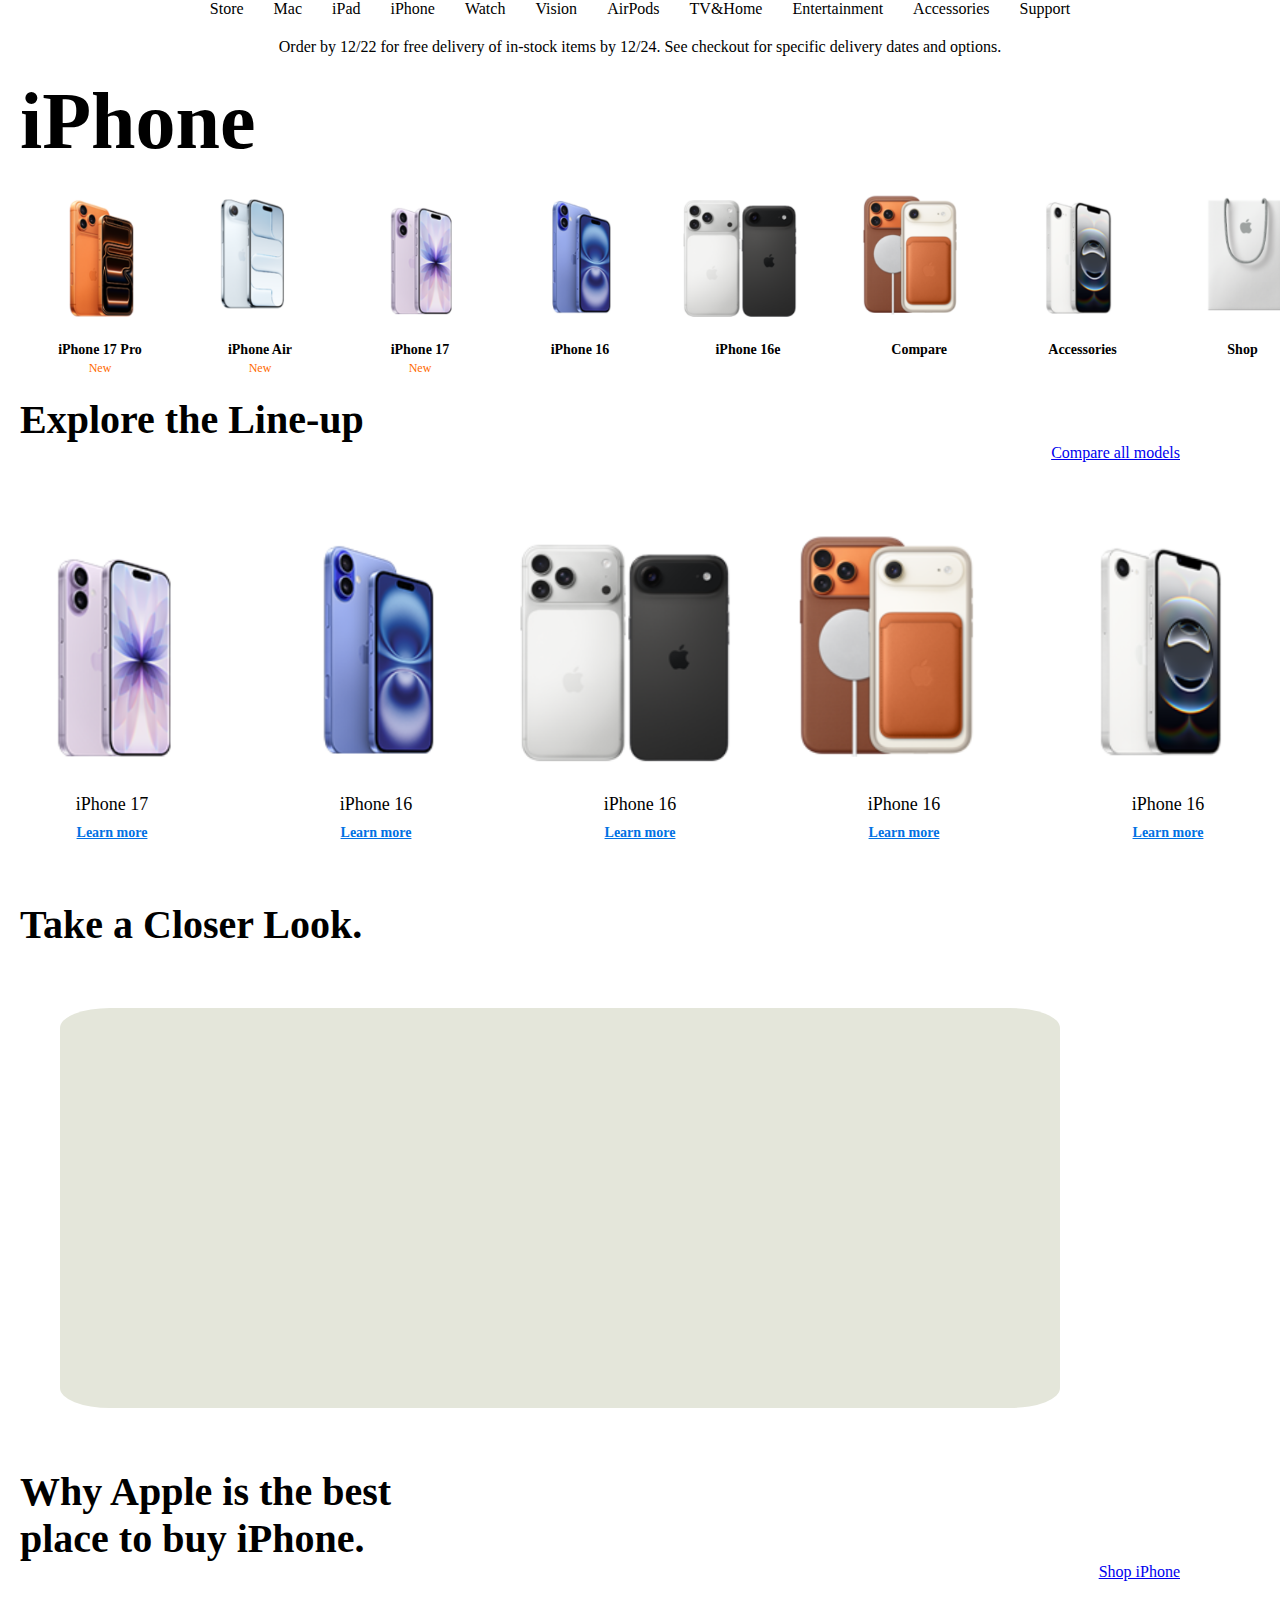
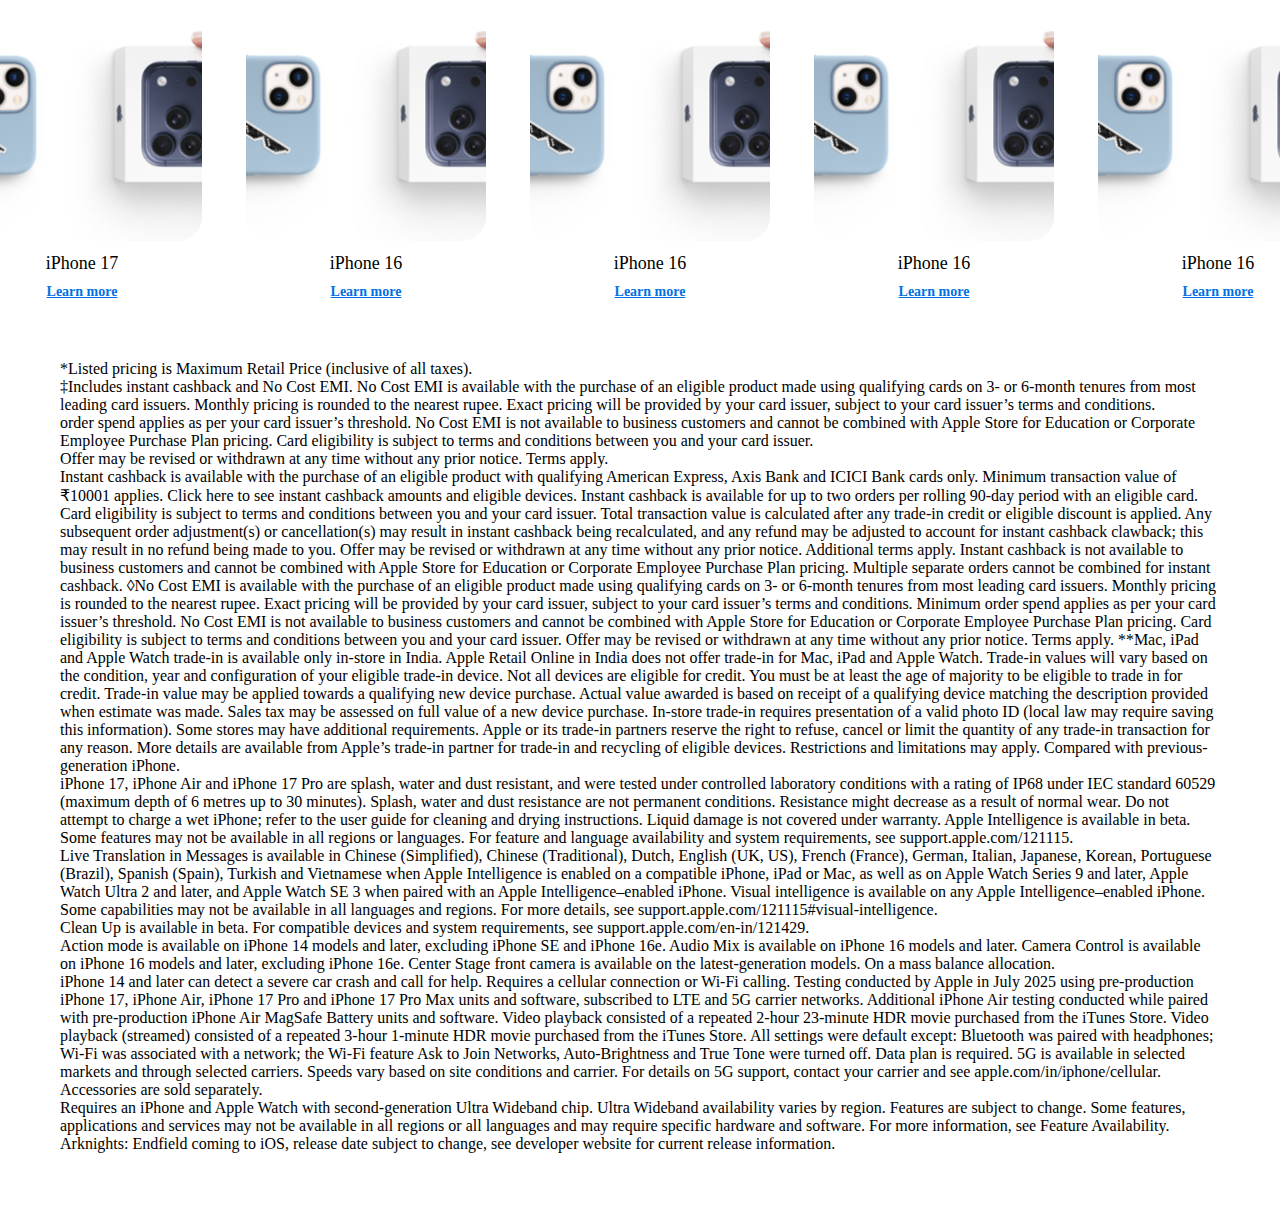
<file: index.html>
<!DOCTYPE html>
<html>
    <head>
        <meta charset="UTF-8">
        <link rel="stylesheet" href="style.css">
        <title>Apple</title>
    </head>
    <body>
        <div class="top_navigation_bar">
            <ul class="nav_links">
                <li>Store</li>
                <li>Mac</li>
                <li>iPad</li>
                <li>iPhone</li>
                <li>Watch</li>
                <li>Vision</li>
                <li>AirPods</li>
                <li>TV&Home</li>
                <li>Entertainment</li>
                <li>Accessories</li>
                <li>Support</li>
            </ul>
        </div>
        <section class="section">
                Order by 12/22 for free delivery of in‑stock items by 12/24. See checkout for specific delivery dates and options.
        </section>
        <h1 class="iPhone"><strong> iPhone </strong></h1>

        <section class="image_division">

    <div class="iphone_card">
        <img src="images/img1.png" alt="iPhone 17 Pro">
        <p class="title">iPhone 17 Pro</p>
        <span class="new">New</span>
    </div>

    <div class="iphone_card">
        <img src="images/img2.png" alt="iPhone Air">
        <p class="title">iPhone Air</p>
        <span class="new">New</span>
    </div>

    <div class="iphone_card">
        <img src="images/img3.png" alt="iPhone 17">
        <p class="title">iPhone 17</p>
        <span class="new">New</span>
    </div>

    <div class="iphone_card">
        <img src="images/img4.png" alt="iPhone 16">
        <p class="title">iPhone 16</p>
    </div>

    <div class="iphone_card">
        <img src="images/img5.png" alt="iPhone 16e">
        <p class="title">iPhone 16e</p>
    </div>

    <div class="iphone_card">
        <img src="images/img6.png" alt="Compare">
        <p class="title">Compare</p>
    </div>

    <div class="iphone_card">
        <img src="images/img7.png" alt="Accessories">
        <p class="title">Accessories</p>
    </div>

    <div class="iphone_card">
        <img src="images/img8.png" alt="Shop">
        <p class="title">Shop</p>
    </div>

    <div class="iphone_card">
        <img src="images/img9.png" alt="IOS">
        <p class="title">IOS</p>
    </div>
    </section>

        <section>
            <h1 class="explore"><strong> Explore the Line-up</strong></h1>
        </section>

        <section class="compare">
            <a href="compare_all_models.html">Compare all models</a>
        </section>

        <section class="explore-lineup">

  <div class="lineup-cards">

    <div class="lineup-card">
      <div class="image-box">
        <img src="images/img1.png" alt="iPhone 17 Pro">
      </div>
      <p class="product-title">iPhone 17 Pro</p>
      <a href="#" class="learn-more">Learn more</a>
    </div>

    <div class="lineup-card">
      <div class="image-box">
        <img src="images/img2.png" alt="iPhone Air">
      </div>
      <p class="product-title">iPhone Air</p>
      <a href="#" class="learn-more">Learn more</a>
    </div>

    <div class="lineup-card">
      <div class="image-box">
        <img src="images/img3.png" alt="iPhone 17">
      </div>
      <p class="product-title">iPhone 17</p>
      <a href="#" class="learn-more">Learn more</a>
    </div>

    <div class="lineup-card">
      <div class="image-box">
        <img src="images/img4.png" alt="iPhone 16">
      </div>
      <p class="product-title">iPhone 16</p>
      <a href="#" class="learn-more">Learn more</a>
    </div>
     <div class="lineup-card">
      <div class="image-box">
        <img src="images/img5.png" alt="iPhone 16 e">
      </div>
      <p class="product-title">iPhone 16</p>
      <a href="#" class="learn-more">Learn more</a>
    </div>
     <div class="lineup-card">
      <div class="image-box">
        <img src="images/img6.png" alt="iPhone 16">
      </div>
      <p class="product-title">iPhone 16</p>
      <a href="#" class="learn-more">Learn more</a>
    </div> <div class="lineup-card">
      <div class="image-box">
        <img src="images/img7.png" alt="iPhone 16">
      </div>
      <p class="product-title">iPhone 16<br></p>
      <a href="#" class="learn-more">Learn more</a>
    </div>
     <div class="lineup-card">
      <div class="image-box">
        <img src="images/img8.png" alt="iPhone 16">
      </div>
      <p class="product-title">iPhone 16</p>
      <a href="#" class="learn-more">Learn more</a>
    </div>
     <div class="lineup-card">
      <div class="image-box">
        <img src="images/img9.png" alt="iPhone 16">
      </div>
      <p class="product-title">iPhone 16</p>
      <a href="#" class="learn-more">Learn more</a>
    </div>

  </div>
    </section>

    <section>
            <h1 class="explore"><strong>Take a Closer Look.</strong></h1>
        </section>
      
    <section class="take_a_closer_look">
      <!-- <img src="images/img11.png"> -->
        
    </section>

    <section>
            <h1 class="explore"><strong> Why Apple is the best<br>
              place to buy iPhone.</strong></h1>
        </section>

        <section class="compare">
            <a href="shop">Shop iPhone</a>
        </section>

        <section>
          <div class="lineup-cards">

    <div class="line-up_shops">
      <div class="image_box_shops">
        <img src="images/img10.png" alt="iPhone 17 Pro">
      </div>
      <p class="product-title">iPhone 17 Pro</p>
      <a href="#" class="learn-more">Learn more</a>
    </div>

    <div class="line-up_shops">
      <div class="image_box_shops">
        <img src="images/img10.png" alt="iPhone Air">
      </div>
      <p class="product-title">iPhone Air</p>
      <a href="#" class="learn-more">Learn more</a>
    </div>

    <div class="line-up_shops">
      <div class="image_box_shops">
        <img src="images/img10.png" alt="iPhone 17">
      </div>
      <p class="product-title">iPhone 17</p>
      <a href="#" class="learn-more">Learn more</a>
    </div>

    <div class="line-up_shops">
      <div class="image_box_shops">
        <img src="images/img10.png" alt="iPhone 16">
      </div>
      <p class="product-title">iPhone 16</p>
      <a href="#" class="learn-more">Learn more</a>
    </div>
     <div class="line-up_shops">
      <div class="image_box_shops">
        <img src="images/img10.png" alt="iPhone 16 e">
      </div>
      <p class="product-title">iPhone 16</p>
      <a href="#" class="learn-more">Learn more</a>
    </div>
     <div class="line-up_shops">
      <div class="image_box_shops">
        <img src="images/img10.png" alt="iPhone 16">
      </div>
      <p class="product-title">iPhone 16</p>
      <a href="#" class="learn-more">Learn more</a>
    </div> <div class="line-up_shops">
      <div class="image_box_shops">
        <img src="images/img10.png" alt="iPhone 16">
      </div>
      <p class="product-title">iPhone 16<br></p>
      <a href="#" class="learn-more">Learn more</a>
    </div>
     <div class="line-up_shops">
      <div class="image_box_shops">
        <img src="images/img10.png" alt="iPhone 16">
      </div>
      <p class="product-title">iPhone 16</p>
      <a href="#" class="learn-more">Learn more</a>
    </div>
     <div class="line-up_shops">
      <div class="image_box_shops">
        <img src="images/img10.png" alt="iPhone 16">
      </div>
      <p class="product-title">iPhone 16</p>
      <a href="#" class="learn-more">Learn more</a>
    </div>

  </div>
        </section>

        <section class="terms_and_conditions">
          <p>
            *Listed pricing is Maximum Retail Price (inclusive of all taxes).<br>
‡Includes instant cashback and No Cost EMI.
No Cost EMI is available with the purchase of an eligible product made using qualifying cards on 3- or 6-month tenures from most leading card issuers. Monthly pricing is rounded to the nearest rupee. Exact pricing will be provided by your card issuer, subject to your card issuer’s terms and conditions. 
<br> order spend applies as per your card issuer’s threshold. No Cost EMI is not available to business customers and cannot be combined with Apple Store for Education or Corporate Employee Purchase Plan pricing. Card eligibility is subject to terms and conditions between you and your card issuer. 
<br>Offer may be revised or withdrawn at any time without any prior notice. Terms apply.<br>
Instant cashback is available with the purchase of an eligible product with qualifying American Express, Axis Bank and ICICI Bank cards only. Minimum transaction value of ₹10001 applies. Click here to see instant cashback amounts and eligible devices. Instant cashback is available for up to two orders per rolling 90-day period with an eligible card. Card eligibility is subject to terms and conditions between you and your card issuer. Total transaction value is calculated after any trade-in credit or eligible discount is applied. Any subsequent order adjustment(s) or cancellation(s) may result in instant cashback being recalculated, and any refund may be adjusted to account for instant cashback clawback; this may result in no refund being made to you. Offer may be revised or withdrawn at any time without any prior notice. Additional terms apply. Instant cashback is not available to business customers and cannot be combined with Apple Store for Education or Corporate Employee Purchase Plan pricing. Multiple separate orders cannot be combined for instant cashback.
◊No Cost EMI is available with the purchase of an eligible product made using qualifying cards on 3- or 6-month tenures from most leading card issuers. Monthly pricing is rounded to the nearest rupee. Exact pricing will be provided by your card issuer, subject to your card issuer’s terms and conditions. Minimum order spend applies as per your card issuer’s threshold. No Cost EMI is not available to business customers and cannot be combined with Apple Store for Education or Corporate Employee Purchase Plan pricing. Card eligibility is subject to terms and conditions between you and your card issuer. Offer may be revised or withdrawn at any time without any prior notice. Terms apply.
**Mac, iPad and Apple Watch trade-in is available only in-store in India. Apple Retail Online in India does not offer trade-in for Mac, iPad and Apple Watch. Trade‑in values will vary based on the condition, year and configuration of your eligible trade‑in device. Not all devices are eligible for credit. You must be at least the age of majority to be eligible to trade in for credit. Trade‑in value may be applied towards a qualifying new device purchase. Actual value awarded is based on receipt of a qualifying device matching the description provided when estimate was made. Sales tax may be assessed on full value of a new device purchase. In-store trade‑in requires presentation of a valid photo ID (local law may require saving this information). Some stores may have additional requirements. Apple or its trade‑in partners reserve the right to refuse, cancel or limit the quantity of any trade‑in transaction for any reason. More details are available from Apple’s trade‑in partner for trade‑in and recycling of eligible devices. Restrictions and limitations may apply.
Compared with previous-generation iPhone.<br>
iPhone 17, iPhone Air and iPhone 17 Pro are splash, water and dust resistant, and were tested under controlled laboratory conditions with a rating of IP68 under IEC standard 60529 (maximum depth of 6 metres up to 30 minutes). Splash, water and dust resistance are not permanent conditions. Resistance might decrease as a result of normal wear. Do not attempt to charge a wet iPhone; refer to the user guide for cleaning and drying instructions. Liquid damage is not covered under warranty.
Apple Intelligence is available in beta. Some features may not be available in all regions or languages. For feature and language availability and system requirements, see support.apple.com/121115.<br>
Live Translation in Messages is available in Chinese (Simplified), Chinese (Traditional), Dutch, English (UK, US), French (France), German, Italian, Japanese, Korean, Portuguese (Brazil), Spanish (Spain), Turkish and Vietnamese when Apple Intelligence is enabled on a compatible iPhone, iPad or Mac, as well as on Apple Watch Series 9 and later, Apple Watch Ultra 2 and later, and Apple Watch SE 3 when paired with an Apple Intelligence–enabled iPhone.
Visual intelligence is available on any Apple Intelligence–enabled iPhone. Some capabilities may not be available in all languages and regions. For more details, see support.apple.com/121115#visual-intelligence.<br>
Clean Up is available in beta. For compatible devices and system requirements, see support.apple.com/en-in/121429.
<br>Action mode is available on iPhone 14 models and later, excluding iPhone SE and iPhone 16e. Audio Mix is available on iPhone 16 models and later. Camera Control is available on iPhone 16 models and later, excluding iPhone 16e. Center Stage front camera is available on the latest‑generation models.
On a mass balance allocation.<br>
iPhone 14 and later can detect a severe car crash and call for help. Requires a cellular connection or Wi-Fi calling.
Testing conducted by Apple in July 2025 using pre-production iPhone 17, iPhone Air, iPhone 17 Pro and iPhone 17 Pro Max units and software, subscribed to LTE and 5G carrier networks. Additional iPhone Air testing conducted while paired with pre-production iPhone Air MagSafe Battery units and software. Video playback consisted of a repeated 2‑hour 23‑minute HDR movie purchased from the iTunes Store. Video playback (streamed) consisted of a repeated 3‑hour 1‑minute HDR movie purchased from the iTunes Store. All settings were default except: Bluetooth was paired with headphones; Wi‑Fi was associated with a network; the Wi‑Fi feature Ask to Join Networks, Auto‑Brightness and True Tone were turned off.
Data plan is required. 5G is available in selected markets and through selected carriers. Speeds vary based on site conditions and carrier. For details on 5G support, contact your carrier and see apple.com/in/iphone/cellular.
Accessories are sold separately.<br>
Requires an iPhone and Apple Watch with second-generation Ultra Wideband chip. Ultra Wideband availability varies by region.
Features are subject to change. Some features, applications and services may not be available in all regions or all languages and may require specific hardware and software. For more information, see Feature Availability.
Arknights: Endfield coming to iOS, release date subject to change, see developer website for current release information.<br>
          </p>
        </section>


    </body>
</html>
</file>
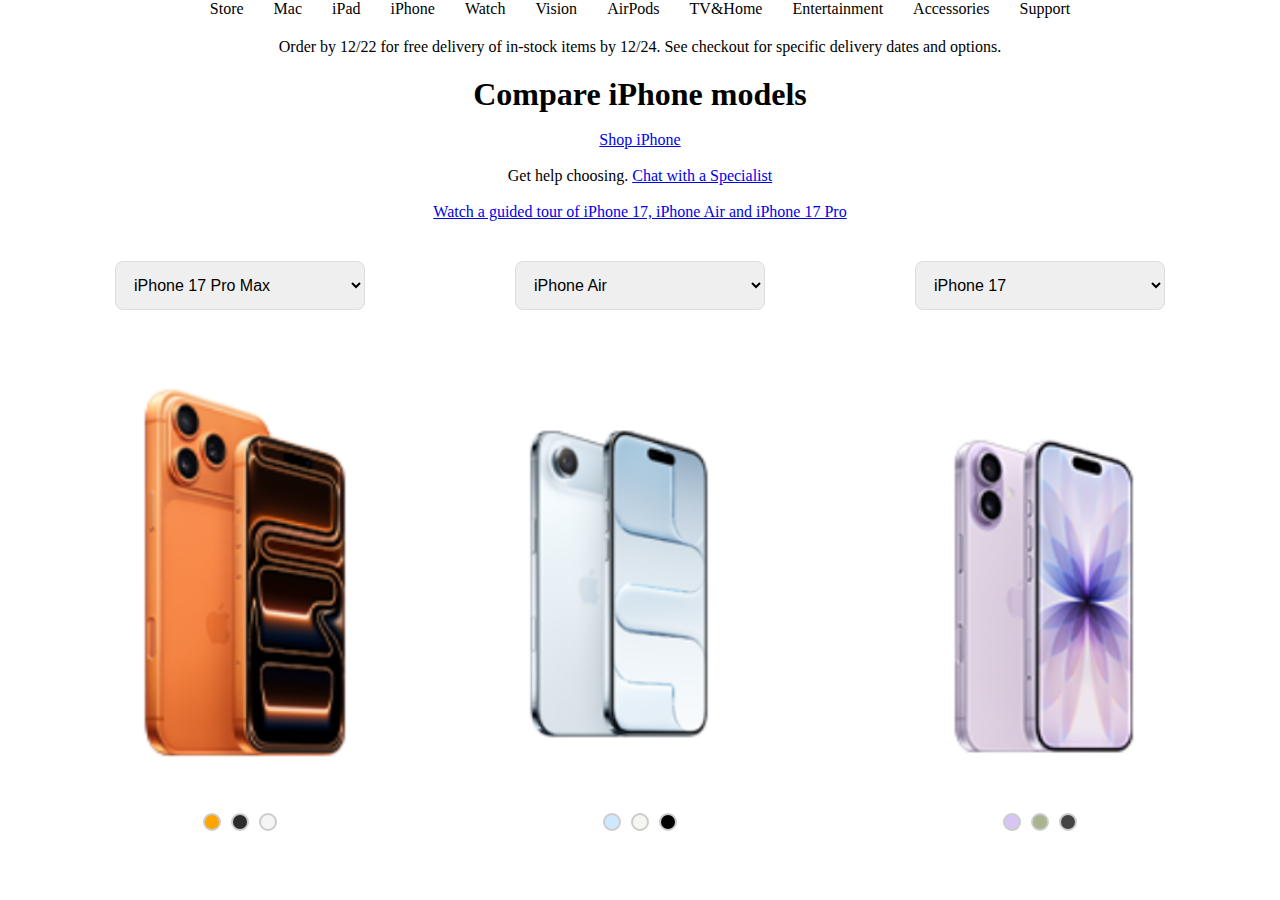
<file: compare_all_models.html>
<!DOCTYPE html>
<html>
    <head>
        <meta charset="UTF-8">
        <link rel="stylesheet" href="style.css">
        <title> all iPhone models</title>
    </head>
    <body>
        <div class="top_navigation_bar">
            <ul class="nav_links">
                <li>Store</li>
                <li>Mac</li>
                <li>iPad</li>
                <li>iPhone</li>
                <li>Watch</li>
                <li>Vision</li>
                <li>AirPods</li>
                <li>TV&Home</li>
                <li>Entertainment</li>
                <li>Accessories</li>
                <li>Support</li>
            </ul>
        </div>
        <section class="section">
                Order by 12/22 for free delivery of in‑stock items by 12/24. See checkout for specific delivery dates and options.
        </section>
        <div class="compare_models">
            <h1>Compare iPhone models</h1><br>
            <p><a href="shop_iphone">Shop iPhone</a><br><br>
            Get help choosing. <a href="chat"> Chat with a Specialist</a><br><br>
            <a href="tour">Watch a guided tour of iPhone 17, iPhone Air and iPhone 17 Pro</a></p>
        </div>

        <section class="iphone-section">
            <div class="titles">
    <select><option>iPhone 17 Pro Max</option></select>
    <select><option>iPhone Air</option></select>
    <select><option>iPhone 17</option></select>
  </div>

  <div class="phones">

    <div class="phone-card">
      <img src="images/img1.png" alt="iPhone 17 Pro">
      <div class="colors">
        <span class="dot orange active"></span>
        <span class="dot dark"></span>
        <span class="dot white"></span>
      </div>
    </div>

    <div class="phone-card">
      <img src="images/img2.png" alt="iPhone Air">
      <div class="colors">
        <span class="dot blue active"></span>
        <span class="dot cream"></span>
        <span class="dot black"></span>
      </div>
    </div>

    <div class="phone-card">
      <img src="images/img3.png" alt="iPhone 17">
      <div class="colors">
        <span class="dot lavender active"></span>
        <span class="dot green"></span>
        <span class="dot gray"></span>
      </div>
    </div>

  </div>
        </section>
    </body>
</html>
</file>
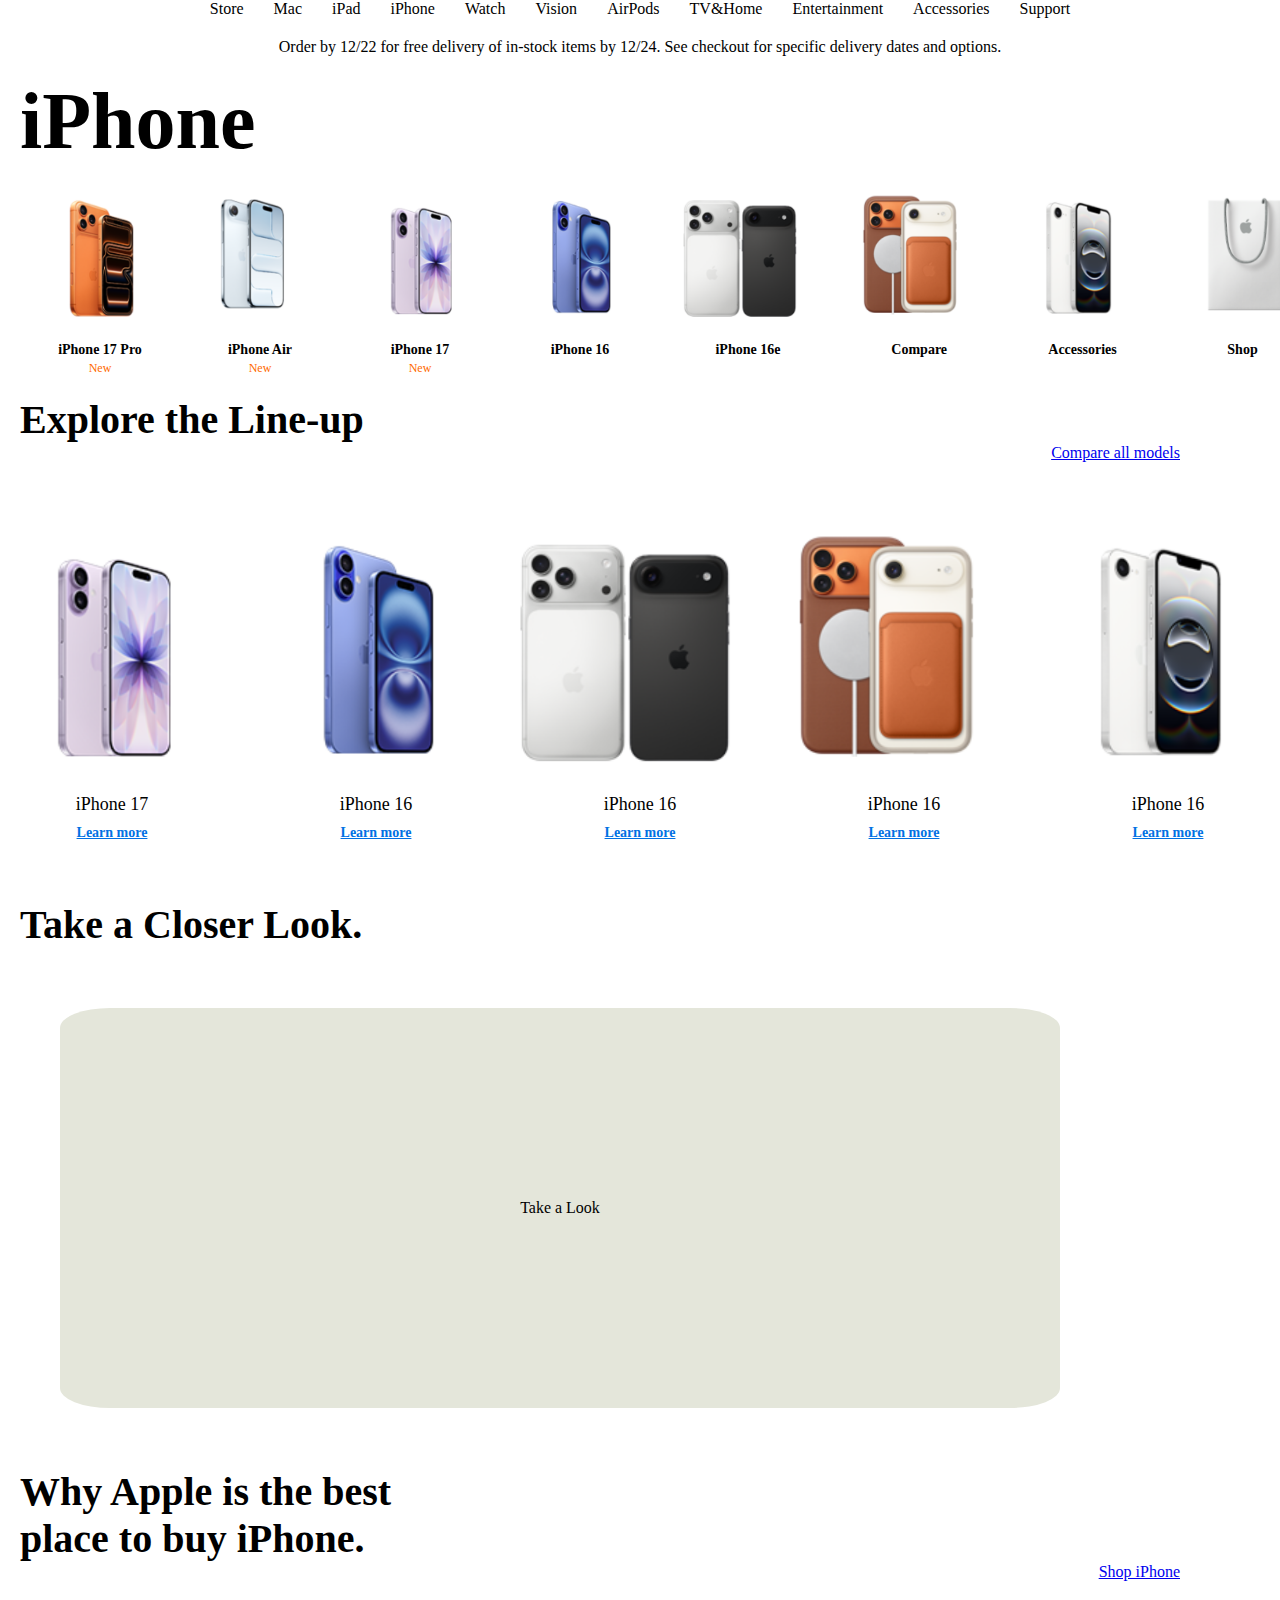
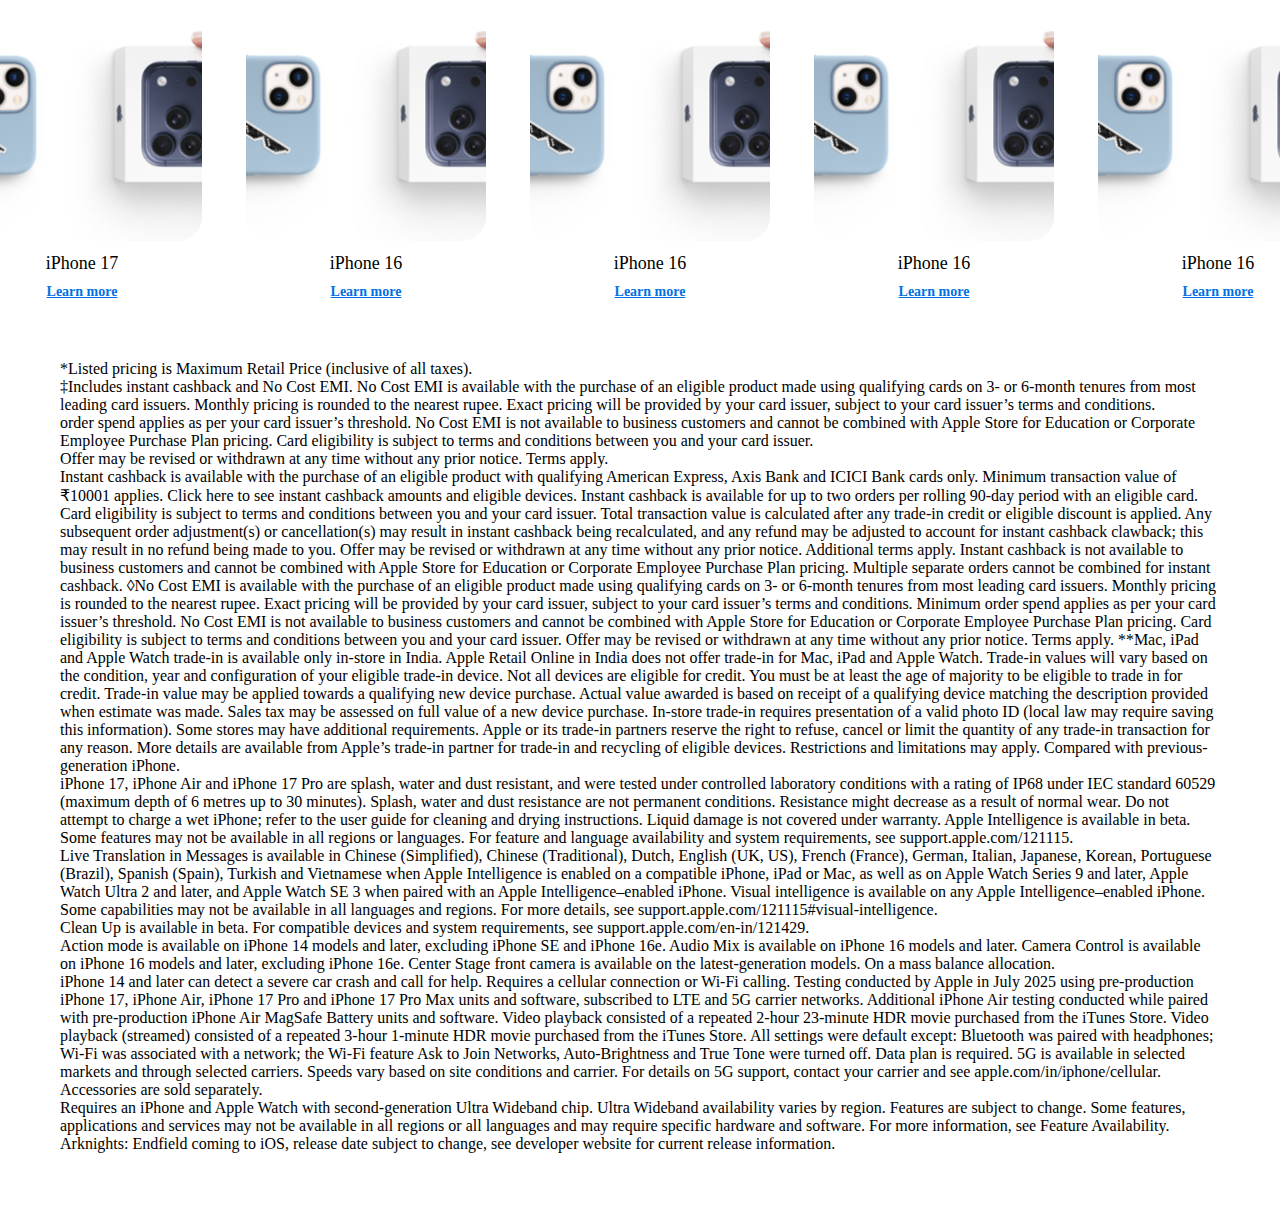
<file: main.html>
<!DOCTYPE html>
<html>
    <head>
        <meta charset="UTF-8">
        <link rel="stylesheet" href="style.css">
        <title>Apple</title>
    </head>
    <body>
        <div class="top_navigation_bar">
            <ul class="nav_links">
                <li>Store</li>
                <li>Mac</li>
                <li>iPad</li>
                <li>iPhone</li>
                <li>Watch</li>
                <li>Vision</li>
                <li>AirPods</li>
                <li>TV&Home</li>
                <li>Entertainment</li>
                <li>Accessories</li>
                <li>Support</li>
            </ul>
        </div>
        <section class="section">
                Order by 12/22 for free delivery of in‑stock items by 12/24. See checkout for specific delivery dates and options.
        </section>
        <h1 class="iPhone"><strong> iPhone </strong></h1>

        <section class="image_division">

    <div class="iphone_card">
        <img src="images/img1.png" alt="iPhone 17 Pro">
        <p class="title">iPhone 17 Pro</p>
        <span class="new">New</span>
    </div>

    <div class="iphone_card">
        <img src="images/img2.png" alt="iPhone Air">
        <p class="title">iPhone Air</p>
        <span class="new">New</span>
    </div>

    <div class="iphone_card">
        <img src="images/img3.png" alt="iPhone 17">
        <p class="title">iPhone 17</p>
        <span class="new">New</span>
    </div>

    <div class="iphone_card">
        <img src="images/img4.png" alt="iPhone 16">
        <p class="title">iPhone 16</p>
    </div>

    <div class="iphone_card">
        <img src="images/img5.png" alt="iPhone 16e">
        <p class="title">iPhone 16e</p>
    </div>

    <div class="iphone_card">
        <img src="images/img6.png" alt="Compare">
        <p class="title">Compare</p>
    </div>

    <div class="iphone_card">
        <img src="images/img7.png" alt="Accessories">
        <p class="title">Accessories</p>
    </div>

    <div class="iphone_card">
        <img src="images/img8.png" alt="Shop">
        <p class="title">Shop</p>
    </div>

    <div class="iphone_card">
        <img src="images/img9.png" alt="IOS">
        <p class="title">IOS</p>
    </div>
    </section>

        <section>
            <h1 class="explore"><strong> Explore the Line-up</strong></h1>
        </section>

        <section class="compare">
            <a href="compare_all_models.html">Compare all models</a>
        </section>

        <section class="explore-lineup">

  <div class="lineup-cards">

    <div class="lineup-card">
      <div class="image-box">
        <img src="images/img1.png" alt="iPhone 17 Pro">
      </div>
      <p class="product-title">iPhone 17 Pro</p>
      <a href="#" class="learn-more">Learn more</a>
    </div>

    <div class="lineup-card">
      <div class="image-box">
        <img src="images/img2.png" alt="iPhone Air">
      </div>
      <p class="product-title">iPhone Air</p>
      <a href="#" class="learn-more">Learn more</a>
    </div>

    <div class="lineup-card">
      <div class="image-box">
        <img src="images/img3.png" alt="iPhone 17">
      </div>
      <p class="product-title">iPhone 17</p>
      <a href="#" class="learn-more">Learn more</a>
    </div>

    <div class="lineup-card">
      <div class="image-box">
        <img src="images/img4.png" alt="iPhone 16">
      </div>
      <p class="product-title">iPhone 16</p>
      <a href="#" class="learn-more">Learn more</a>
    </div>
     <div class="lineup-card">
      <div class="image-box">
        <img src="images/img5.png" alt="iPhone 16 e">
      </div>
      <p class="product-title">iPhone 16</p>
      <a href="#" class="learn-more">Learn more</a>
    </div>
     <div class="lineup-card">
      <div class="image-box">
        <img src="images/img6.png" alt="iPhone 16">
      </div>
      <p class="product-title">iPhone 16</p>
      <a href="#" class="learn-more">Learn more</a>
    </div> <div class="lineup-card">
      <div class="image-box">
        <img src="images/img7.png" alt="iPhone 16">
      </div>
      <p class="product-title">iPhone 16<br></p>
      <a href="#" class="learn-more">Learn more</a>
    </div>
     <div class="lineup-card">
      <div class="image-box">
        <img src="images/img8.png" alt="iPhone 16">
      </div>
      <p class="product-title">iPhone 16</p>
      <a href="#" class="learn-more">Learn more</a>
    </div>
     <div class="lineup-card">
      <div class="image-box">
        <img src="images/img9.png" alt="iPhone 16">
      </div>
      <p class="product-title">iPhone 16</p>
      <a href="#" class="learn-more">Learn more</a>
    </div>

  </div>
    </section>

    <section>
            <h1 class="explore"><strong>Take a Closer Look.</strong></h1>
        </section>
      
    <section class="take_a_closer_look">
      Take a Look
        
    </section>

    <section>
            <h1 class="explore"><strong> Why Apple is the best<br>
              place to buy iPhone.</strong></h1>
        </section>

        <section class="compare">
            <a href="shop">Shop iPhone</a>
        </section>

        <section>
          <div class="lineup-cards">

    <div class="line-up_shops">
      <div class="image_box_shops">
        <img src="images/img10.png" alt="iPhone 17 Pro">
      </div>
      <p class="product-title">iPhone 17 Pro</p>
      <a href="#" class="learn-more">Learn more</a>
    </div>

    <div class="line-up_shops">
      <div class="image_box_shops">
        <img src="images/img10.png" alt="iPhone Air">
      </div>
      <p class="product-title">iPhone Air</p>
      <a href="#" class="learn-more">Learn more</a>
    </div>

    <div class="line-up_shops">
      <div class="image_box_shops">
        <img src="images/img10.png" alt="iPhone 17">
      </div>
      <p class="product-title">iPhone 17</p>
      <a href="#" class="learn-more">Learn more</a>
    </div>

    <div class="line-up_shops">
      <div class="image_box_shops">
        <img src="images/img10.png" alt="iPhone 16">
      </div>
      <p class="product-title">iPhone 16</p>
      <a href="#" class="learn-more">Learn more</a>
    </div>
     <div class="line-up_shops">
      <div class="image_box_shops">
        <img src="images/img10.png" alt="iPhone 16 e">
      </div>
      <p class="product-title">iPhone 16</p>
      <a href="#" class="learn-more">Learn more</a>
    </div>
     <div class="line-up_shops">
      <div class="image_box_shops">
        <img src="images/img10.png" alt="iPhone 16">
      </div>
      <p class="product-title">iPhone 16</p>
      <a href="#" class="learn-more">Learn more</a>
    </div> <div class="line-up_shops">
      <div class="image_box_shops">
        <img src="images/img10.png" alt="iPhone 16">
      </div>
      <p class="product-title">iPhone 16<br></p>
      <a href="#" class="learn-more">Learn more</a>
    </div>
     <div class="line-up_shops">
      <div class="image_box_shops">
        <img src="images/img10.png" alt="iPhone 16">
      </div>
      <p class="product-title">iPhone 16</p>
      <a href="#" class="learn-more">Learn more</a>
    </div>
     <div class="line-up_shops">
      <div class="image_box_shops">
        <img src="images/img10.png" alt="iPhone 16">
      </div>
      <p class="product-title">iPhone 16</p>
      <a href="#" class="learn-more">Learn more</a>
    </div>

  </div>
        </section>

        <section class="terms_and_conditions">
          <p>
            *Listed pricing is Maximum Retail Price (inclusive of all taxes).<br>
‡Includes instant cashback and No Cost EMI.
No Cost EMI is available with the purchase of an eligible product made using qualifying cards on 3- or 6-month tenures from most leading card issuers. Monthly pricing is rounded to the nearest rupee. Exact pricing will be provided by your card issuer, subject to your card issuer’s terms and conditions. 
<br> order spend applies as per your card issuer’s threshold. No Cost EMI is not available to business customers and cannot be combined with Apple Store for Education or Corporate Employee Purchase Plan pricing. Card eligibility is subject to terms and conditions between you and your card issuer. 
<br>Offer may be revised or withdrawn at any time without any prior notice. Terms apply.<br>
Instant cashback is available with the purchase of an eligible product with qualifying American Express, Axis Bank and ICICI Bank cards only. Minimum transaction value of ₹10001 applies. Click here to see instant cashback amounts and eligible devices. Instant cashback is available for up to two orders per rolling 90-day period with an eligible card. Card eligibility is subject to terms and conditions between you and your card issuer. Total transaction value is calculated after any trade-in credit or eligible discount is applied. Any subsequent order adjustment(s) or cancellation(s) may result in instant cashback being recalculated, and any refund may be adjusted to account for instant cashback clawback; this may result in no refund being made to you. Offer may be revised or withdrawn at any time without any prior notice. Additional terms apply. Instant cashback is not available to business customers and cannot be combined with Apple Store for Education or Corporate Employee Purchase Plan pricing. Multiple separate orders cannot be combined for instant cashback.
◊No Cost EMI is available with the purchase of an eligible product made using qualifying cards on 3- or 6-month tenures from most leading card issuers. Monthly pricing is rounded to the nearest rupee. Exact pricing will be provided by your card issuer, subject to your card issuer’s terms and conditions. Minimum order spend applies as per your card issuer’s threshold. No Cost EMI is not available to business customers and cannot be combined with Apple Store for Education or Corporate Employee Purchase Plan pricing. Card eligibility is subject to terms and conditions between you and your card issuer. Offer may be revised or withdrawn at any time without any prior notice. Terms apply.
**Mac, iPad and Apple Watch trade-in is available only in-store in India. Apple Retail Online in India does not offer trade-in for Mac, iPad and Apple Watch. Trade‑in values will vary based on the condition, year and configuration of your eligible trade‑in device. Not all devices are eligible for credit. You must be at least the age of majority to be eligible to trade in for credit. Trade‑in value may be applied towards a qualifying new device purchase. Actual value awarded is based on receipt of a qualifying device matching the description provided when estimate was made. Sales tax may be assessed on full value of a new device purchase. In-store trade‑in requires presentation of a valid photo ID (local law may require saving this information). Some stores may have additional requirements. Apple or its trade‑in partners reserve the right to refuse, cancel or limit the quantity of any trade‑in transaction for any reason. More details are available from Apple’s trade‑in partner for trade‑in and recycling of eligible devices. Restrictions and limitations may apply.
Compared with previous-generation iPhone.<br>
iPhone 17, iPhone Air and iPhone 17 Pro are splash, water and dust resistant, and were tested under controlled laboratory conditions with a rating of IP68 under IEC standard 60529 (maximum depth of 6 metres up to 30 minutes). Splash, water and dust resistance are not permanent conditions. Resistance might decrease as a result of normal wear. Do not attempt to charge a wet iPhone; refer to the user guide for cleaning and drying instructions. Liquid damage is not covered under warranty.
Apple Intelligence is available in beta. Some features may not be available in all regions or languages. For feature and language availability and system requirements, see support.apple.com/121115.<br>
Live Translation in Messages is available in Chinese (Simplified), Chinese (Traditional), Dutch, English (UK, US), French (France), German, Italian, Japanese, Korean, Portuguese (Brazil), Spanish (Spain), Turkish and Vietnamese when Apple Intelligence is enabled on a compatible iPhone, iPad or Mac, as well as on Apple Watch Series 9 and later, Apple Watch Ultra 2 and later, and Apple Watch SE 3 when paired with an Apple Intelligence–enabled iPhone.
Visual intelligence is available on any Apple Intelligence–enabled iPhone. Some capabilities may not be available in all languages and regions. For more details, see support.apple.com/121115#visual-intelligence.<br>
Clean Up is available in beta. For compatible devices and system requirements, see support.apple.com/en-in/121429.
<br>Action mode is available on iPhone 14 models and later, excluding iPhone SE and iPhone 16e. Audio Mix is available on iPhone 16 models and later. Camera Control is available on iPhone 16 models and later, excluding iPhone 16e. Center Stage front camera is available on the latest‑generation models.
On a mass balance allocation.<br>
iPhone 14 and later can detect a severe car crash and call for help. Requires a cellular connection or Wi-Fi calling.
Testing conducted by Apple in July 2025 using pre-production iPhone 17, iPhone Air, iPhone 17 Pro and iPhone 17 Pro Max units and software, subscribed to LTE and 5G carrier networks. Additional iPhone Air testing conducted while paired with pre-production iPhone Air MagSafe Battery units and software. Video playback consisted of a repeated 2‑hour 23‑minute HDR movie purchased from the iTunes Store. Video playback (streamed) consisted of a repeated 3‑hour 1‑minute HDR movie purchased from the iTunes Store. All settings were default except: Bluetooth was paired with headphones; Wi‑Fi was associated with a network; the Wi‑Fi feature Ask to Join Networks, Auto‑Brightness and True Tone were turned off.
Data plan is required. 5G is available in selected markets and through selected carriers. Speeds vary based on site conditions and carrier. For details on 5G support, contact your carrier and see apple.com/in/iphone/cellular.
Accessories are sold separately.<br>
Requires an iPhone and Apple Watch with second-generation Ultra Wideband chip. Ultra Wideband availability varies by region.
Features are subject to change. Some features, applications and services may not be available in all regions or all languages and may require specific hardware and software. For more information, see Feature Availability.
Arknights: Endfield coming to iOS, release date subject to change, see developer website for current release information.<br>
          </p>
        </section>


    </body>
</html>
</file>
<file: style.css>
*{
    margin:0;
    padding: 0;
    box-sizing: border-box;
}
.nav_links{
    display: flex;              /* makes items horizontal */
    justify-content: center;    /* centers the items */
    gap: 30px;                  /* space between items */
    list-style: none;           /* removes bullets */
}
.section{
    padding: 20px;
    text-align: center; /* Here, text-align is used istead of justify content because it is neither flex nor container */
}
.iPhone{
    font-size: 80px;
    margin-bottom: 1px;
    margin-left: 20px;
}
.image_division{
    display: flex;
    gap: 40px;
    padding: 20px 40px;
    overflow-x: auto;
    overflow-y: hidden;
    scroll-behavior: smooth;
}
.image_division {
      scrollbar-width: none; /* Hides the scrollbar */
    }

.iphone_card{
    min-width: 120px;
    text-align: center;
    flex-shrink: 0;
    cursor: pointer;
}

.iphone_card img{
    height: 140px;
    margin-bottom: 10px;
}

.title{
    font-size: 14px;
    font-weight: 600;
}

.new{
    color: #ff6a00;
    font-size: 12px;
    font-weight: 500;
}

.explore{
    font-size: 40px;
    margin-bottom: 1px;
    margin-left: 20px;
}

.explore-lineup {
  margin: 60px auto;
  text-align: center;
}
.lineup-cards{
      scrollbar-width: none;
}
.explore-lineup h2 {
  font-size: 28px;
  margin-bottom: 30px;
  font-weight: 600;
}
  
.lineup-cards {
  display: flex;
  gap: 24px;
  overflow-x: auto;
  overflow-y: hidden;
  justify-content: center;
  scroll-behavior: smooth;
}

.lineup-card {
  width: 240px;
  text-align: center;
  flex-shrink: 0;
}

.image-box {
  width: 100%;
  height: 260px;
  border-radius: 24px;
  background: #ffffff;
  overflow: hidden;
  margin-bottom: 12px;
  display: flex;
  align-items: center;
  justify-content: center;
  
}
.image-box img {
  height: 100%;
  object-fit: contain;
  cursor: pointer;
}

.product-title {
  font-size: 18px;
  margin: 8px 0;
  font-weight: 500;
}

.learn-more {
  display: inline-block;
  color: #0071e3;
  font-size: 14px;
  font-weight: 600;
}
.compare{
    text-align: right;
    padding-right: 100px;
}
.compare_models{
    text-align: center;
}
.take_a_closer_look{
    display: grid;
    background-color: #e4e6da;
    align-items: center;
    justify-content: center;
    border-radius: 5%;
    margin: 60px;
    height: 400px;
    width: 1000px;

}

/* .take_a_closer_look img{
  height: 400px;
  width: 1000px;
  border-radius: 5%;
  object-fit: cover;
  cursor: pointer;
} */

.line-up_shops{
     width: 240px;
     margin-left: 20px;
  text-align: center;
  flex-shrink: 0;
}

.image_box_shops{
    width: 100%;
  height: 260px;
  border-radius: 24px;
  background: #ffffff;
  overflow: hidden;
  margin-bottom: 12px;
  display: flex;
  align-items: center;
  justify-content: center;
}

.image-box_shops img {
  height: 100%;
  object-fit: contain;
  cursor: pointer;
}

.terms_and_conditions{
    margin: 60px;
}

.iphone-section {
  padding: 40px;
}

.titles {
  display: flex;
  justify-content: space-around;
  margin-bottom: 40px;
}

.titles select {
  width: 250px;
  padding: 14px;
  font-size: 16px;
  border-radius: 8px;
  border: 1px solid #ddd;
}

.phones {
  display: flex;
  justify-content: space-around;
  align-items: flex-end;
}


.phone-card {
  text-align: center;
}

.phone-card img {
  width: 260px;
}


.colors {
  display: flex;
  justify-content: center;
  gap: 10px;
  margin: 16px 0 6px;
}

.dot {
  width: 18px;
  height: 18px;
  border-radius: 50%;
  border: 2px solid #ccc;
  cursor: pointer;
}

.orange { background: orange; }
.dark { background: #2c2c2c; }
.white { background: #f5f5f5; }

.blue { background: #cfe8ff; }
.cream { background: #f8f6f1; }
.black { background: #000; }

.lavender { background: #d7c6f3; }
.green { background: #a9b58f; }
.gray { background: #444; }

.phone-card p {
  font-size: 14px;
  margin-top: 4px;
}
</file>
